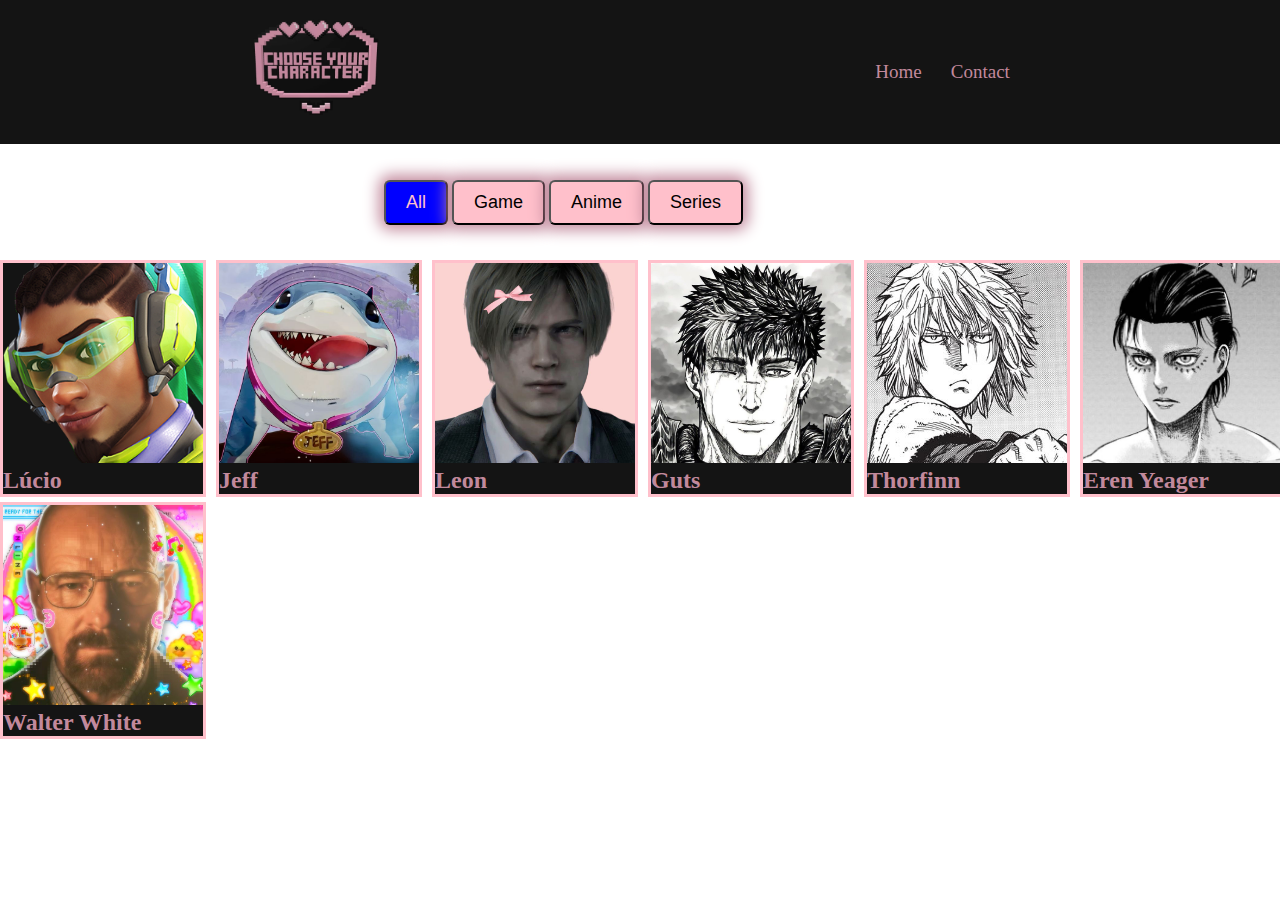
<file: index.html>
<!DOCTYPE html>
<html lang="en">
<head>
    <meta charset="UTF-8">
    <meta name="viewport" content="width=device-width, initial-scale=1.0">
    <title>Document</title>
    <link rel="stylesheet" href="style.css">
</head>
<body>
        <header>
            <nav class="navbar">
                <div class="navdiv">
                    <div class="logo"><a href="#"><img class="logos" src="css/js/img/noFilter.webp" alt="Choose your Character" width="140" ></a></div>
                    <ul>
                        <li><a href="index.html">Home</a></li>
                        <li><a href="contact.html">Contact</a></li>
                    </ul>
                </div>
            </nav>
        </header>

        <main>
            <section class="heroes" id="heroes">
                <div class="heroes-box">
    
                    <div class="container">
                   <div class="filters_buttons">
                        <button class="active" data-name="all">All</button>
                        <button data-name="game">Game</button>
                        <button data-name="anime">Anime</button>
                        <button data-name="series">Series</button>
                   </div>
    
    
                    </div>
    
                    <div class="wrapper">
                        <div class="heroes-item" data-name="game">
                            <a href="http://127.0.0.1:5501/lucio.html" target="_blank"> <img src="css/js/img/Lucio_Icon.webp" alt="Lucio"></a>
                            <h2>Lúcio</h2>
                        </div>

                        <div class="heroes-item"  data-name="game">
                            <a href="http://127.0.0.1:5501/jeff.html" target="_blank" > <img src="css/js/img/jeffy.jpg" alt="Jeff"></a>
                            <h2>Jeff</h2>
                            <div class="support">
                            </div>
                        </div>

                        <div class="heroes-item" data-name="game">
                            <img src="css/js/img/leons.jpg" alt="Leon">
                            <h2>Leon</h2>
                            <div class="support">
                            </div>
                        </div>

                        <div class="heroes-item"  data-name="anime">
                            <a href="http://127.0.0.1:5501/guts.html" target="_blank"><img src="css/js/img/guts.jpg" alt="Guts"></a>
                            <h2>Guts</h2>
                            <div class="support">
                            </div>
                        </div>

                        <div class="heroes-item"  data-name="anime">
                            <a href="http://127.0.0.1:5501/thorfinn.html" target="_blank"> <img src="css/js/img/thorfijner.png" alt="Thorfinn"></a>
                            <h2>Thorfinn</h2>
                            <div class="support">
                            </div>
                        </div>

                        <div class="heroes-item"  data-name="anime">
                            <img src="css/js/img/ereh.jpg" alt="Eren">
                            <h2>Eren Yeager</h2>
                            <div class="support">
                            </div>
                        </div>


                        <div class="heroes-item"  data-name="series">
                            <img src="css/js/img/thedeeper.jpg" alt="Thedeep">
                            <h2>The Deep</h2>
                            <div class="support">
                            </div>
                        </div>

                        <div class="heroes-item"  data-name="series">
                            <img src="css/js/img/walterwhito.jpg" alt="walter">
                            <h2>Walter White</h2>
                            <div class="support">
                            </div>
                        </div>

                
                    </div>
                </div>
    
            </section>
    
        </main>
        <script src="https://code.jquery.com/jquery-3.7.1.min.js" integrity="sha256-/JqT3SQfawRcv/BIHPThkBvs0OEvtFFmqPF/lYI/Cxo=" crossorigin="anonymous"></script>


        <script> document.addEventListener("DOMContentLoaded", () => { 
            const filterButtons = document.querySelectorAll(".filters_buttons button"); 
            const filterableCards = document.querySelectorAll(".wrapper .heroes-item"); 
            const filterCards = e => { document.querySelector(".filters_buttons .active").classList.remove("active"); 
            e.target.classList.add("active"); filterableCards.forEach(heroesItem => { heroesItem.classList.add("hide");
             if (heroesItem.dataset.name === e.target.dataset.name || e.target.dataset.name === "all") { heroesItem.classList.remove("hide"); } }); }; filterButtons.forEach(button => button.addEventListener("click", filterCards)); }); 
             </script>
</body>
</html>
</file>
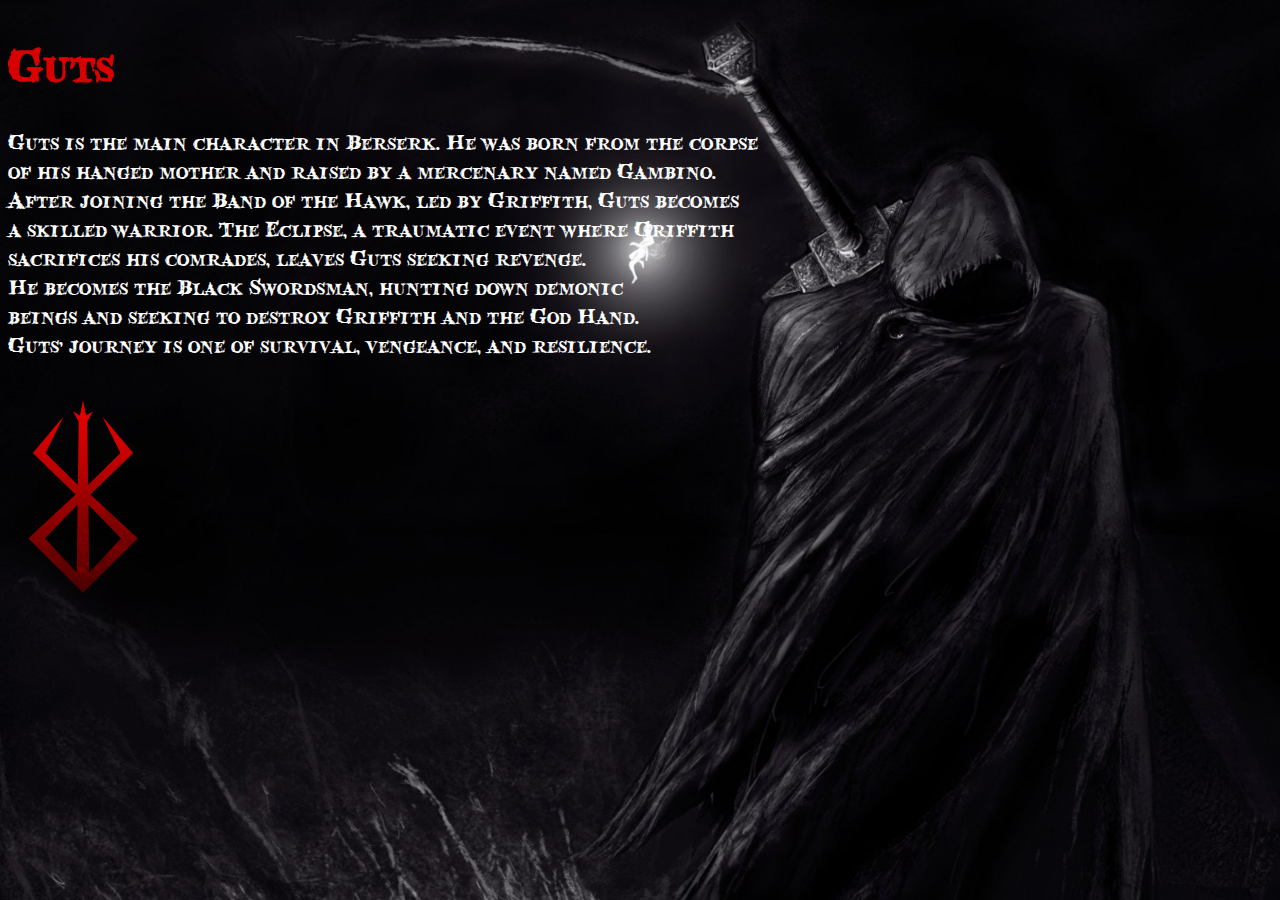
<file: guts.html>
<!DOCTYPE html>
<html lang="en">
<head>
    <meta charset="UTF-8">
    <meta name="viewport" content="width=device-width, initial-scale=1.0">
    <title>Document</title>
    <link rel="stylesheet" href="guts.css">
</head>
<body>
    <section>
        <h1>Guts</h1>
        <p>Guts is the main character in Berserk. He was born from the corpse <br> of his hanged mother
            and raised by a mercenary named Gambino. <br> After joining the Band of the Hawk, led 
            by Griffith, Guts becomes <br> a skilled warrior. The Eclipse, a traumatic event where Griffith <br>
            sacrifices his comrades, leaves Guts seeking revenge. <br> He becomes the Black Swordsman, hunting
            down demonic<br>beings and seeking to destroy Griffith and the God Hand. <br> Guts' journey is one of 
            survival, vengeance, and resilience.</p>
    </section>

    <img src="/css/js/img/berserklogo.webp" alt="logo">
</body>
</html>
</file>
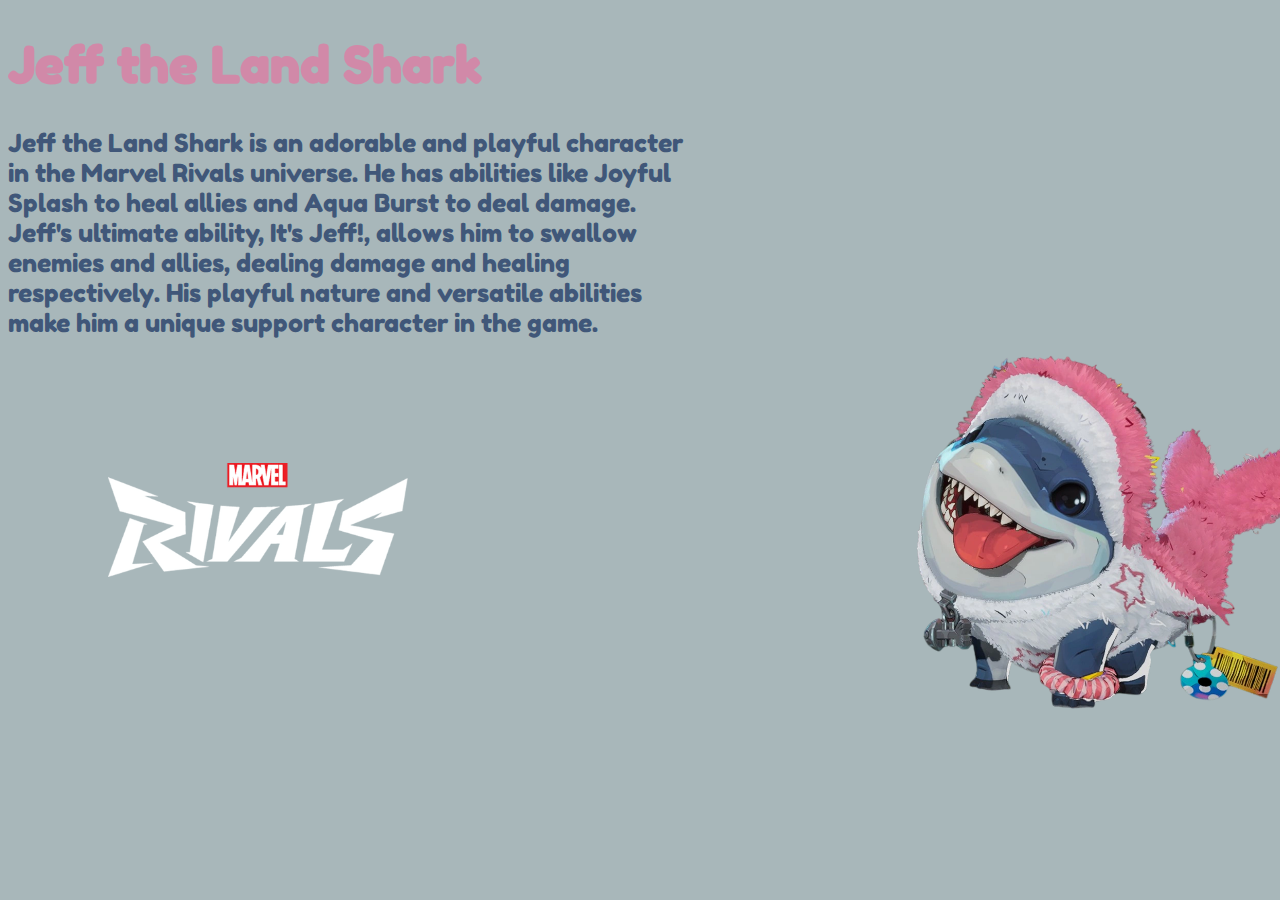
<file: jeff.html>
<!DOCTYPE html>
<html lang="en">
<head>
    <meta charset="UTF-8">
    <meta name="viewport" content="width=device-width, initial-scale=1.0">
    <title>Document</title>
    <link rel="stylesheet" href="jeff.css">
</head>
<body>
    <section>
        <h1>Jeff the Land Shark</h1>
        <p>
            Jeff the Land Shark is an adorable and playful character <br> in the Marvel Rivals universe.
            He has abilities like Joyful <br> Splash to heal allies and Aqua Burst to deal damage. <br>
            Jeff's ultimate ability, It's Jeff!, allows him to swallow <br> enemies and allies,
            dealing damage and healing <br> respectively. His playful nature and versatile abilities <br>
            make him a unique support character in the game.</p>
    </section>

    <img src="css/js/img/Jeff_the_Land_Shark_Incognito_Dolphin_Full.webp" class="jeffy" alt="jeff">

    <footer>
        <img src="css/js/img/marvelrivals_lob_log_def_02_white.png" class="logo" alt="logo">
    </footer>
</body>
</html>
</file>
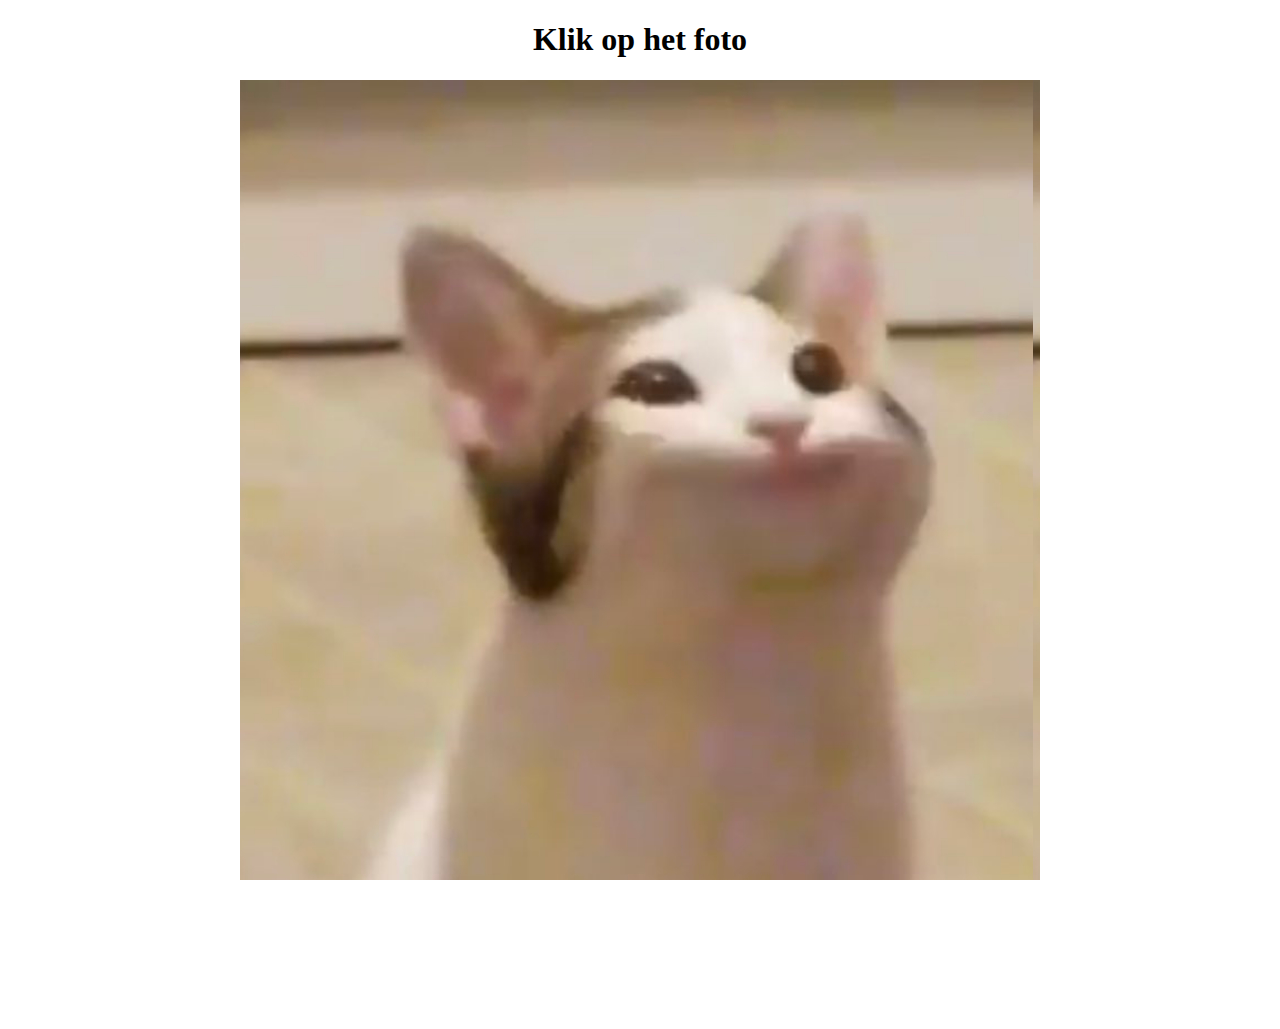
<file: lucio.html>
<!DOCTYPE html>
<html lang="en">
<head>
    <meta charset="UTF-8">
    <meta name="viewport" content="width=device-width, initial-scale=1.0">
    <title>Document</title>
    <link rel="stylesheet" href="lucio.css">
</head>
<body>
    <div id="container">
        <h1>Klik op het foto</h1>
        <div id="popcat1" class="popcat1"></div>
    </div>
    <script src="script.js"></script>
</body>
</html>
</file>
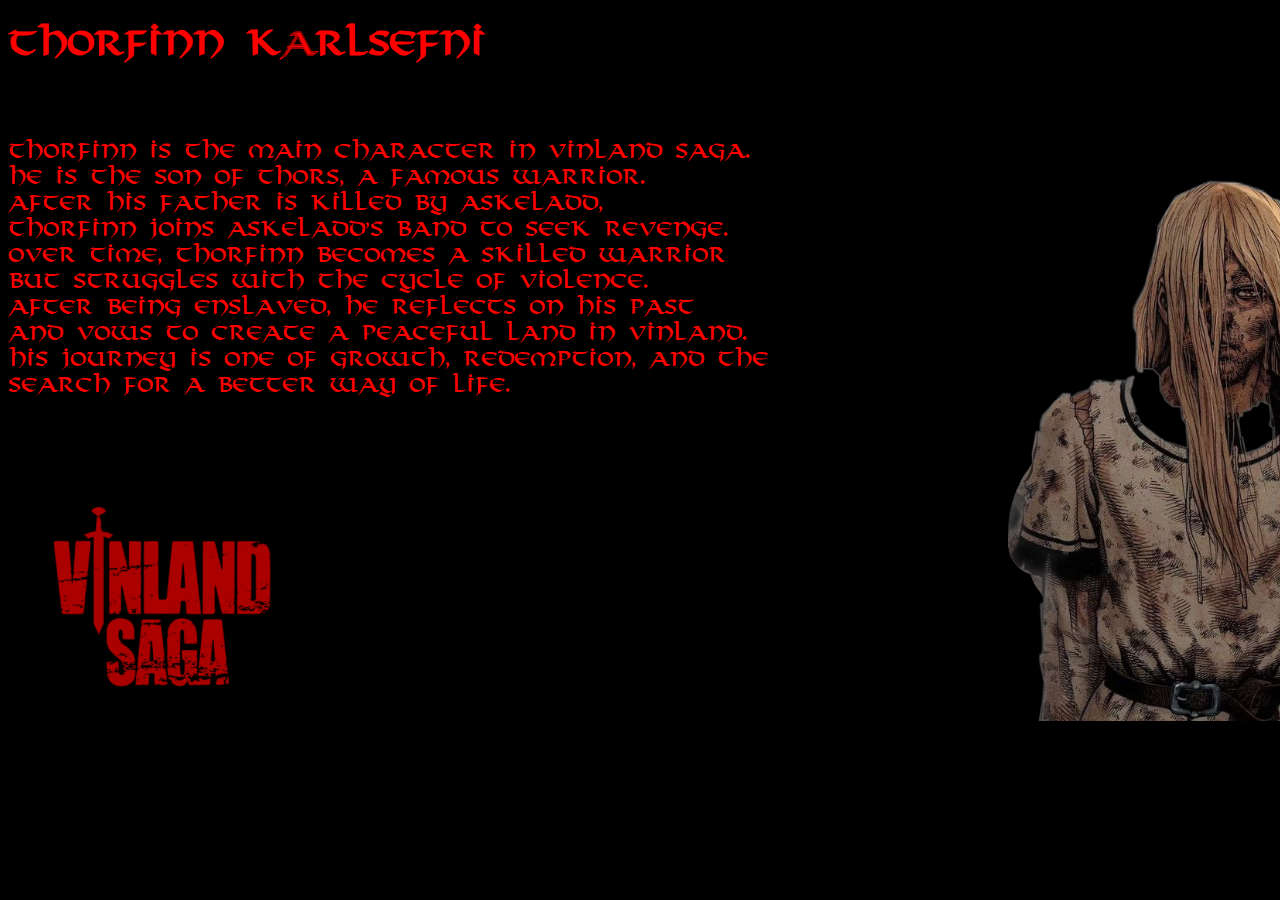
<file: thorfinn.html>
<!DOCTYPE html>
<html lang="en">
<head>
    <meta charset="UTF-8">
    <meta name="viewport" content="width=device-width, initial-scale=1.0">
    <title>Thorfinn</title>
    <link rel="stylesheet" href="thorfinn.css">
</head>
<body>
    

    <section class="pagina">
        <h1>Thorfinn Karlsefni</h1>
        <p> <br><br> Thorfinn is the main character in Vinland Saga. 
            <br> He is the son of Thors, a famous warrior. <br>After his father is killed by Askeladd, 
            <br> Thorfinn joins Askeladd's band to seek revenge. <br> Over time, Thorfinn becomes a skilled warrior 
            <br> but struggles with the cycle of violence. <br> After being enslaved, he reflects on his past <br> 
            and vows to create a peaceful land in Vinland. <br>
             His journey is one of growth, redemption, and the search for a better way of life.</p>
        <img src="css/js/img/thofinn.png" class="thorfinn" alt="thofinn">
    </section>
    
    <img src="css/js/img/vinlangsaga.png" class="logo" alt="logo">
</body>
</html>
</file>
<file: style.css>
*{
    text-decoration: none;
    margin: 0;
    padding: 0;
}
.navbar{
    background-color: rgba(20,20,20,255);
    font-family: fantasy;
}
.navdiv{
    display: flex;
    align-items: center;
    justify-content: space-around;
}
li{
    list-style: none;
    display: inline-block;
}
li a{
    color: rgba(194,137,156,255);
    font-size: 19px;
    margin-right: 25px;
}

.heroes{
    background: var();
}
.heroes-box{
    background-size: cover;
    display: flex;
    align-items: center;
    justify-content: center;
    flex-direction: column;
}

.heroes-box img{
    width: 200px;
    height: 200px;
    object-fit: cover;
}

.wrapper{
    display: grid;
    grid-template-columns: repeat(7, 1fr);
    gap: 5px 10px;
    width: ;
    margin: 0 auto;
    justify-content: start;
}

.heroes-item{
    min-height: min-content;
    max-width: max-content;
    background-color: rgba(20,20,20,255);
    color: rgba(194,137,156,255);
    border: 3px solid pink;
}


.heroes-item:hover{
    border: 3px solid white;
    transform: translateY(-10px)scale(1.03);
    box-shadow: 0 0 15px 5px rgba(194,137,156,255);
}

.container{
    position: relative;
    max-width: 1350px;
    width: 40%;
    padding: 2%;
    margin: 10px auto;
}
.filter_buttons{
    display: flex;
    align-items: center;
    gap: 10px;
}
button{
    padding: 10px 20px;
    font-size: 18px;
    background-color: pink;
    border: ;
    border-radius: 6px;
    box-shadow: 0 0 15px 5px rgba(194,137,156,255);
    cursor: pointer;
}

button.active{
    background: blue;
    color: pink;
}

.hide {
    display: none;
}
</file>
<file: guts.css>
@font-face {
    font-family: "blood";
    src: url(css/js/bloodcrow.ttf);
}
*{
    
}
h1{
    font-family: blood;
    font-size: 50px;
    color: rgba(216,0,0,255);
}

body{
    background-image: url(/css/js/img/gutsy.jpg);
    background-repeat: no-repeat;
    background-position: center;
    background-attachment: fixed;
    background-size: cover;

}

p{
    color: white;
    font-family: blood;
    font-size: 24px;
}

img{
    width: 150px;
}
</file>
<file: jeff.css>
@font-face {
    font-family: "fredoka";
    src: url(css/js/fredoka-one.one-regular.ttf);
}

body{
    background-color: rgba(168,183,186,255);
}

h1{
    font-family: fredoka;
    font-size: 50px;
    color: rgba(209,137,168,255);
}

p{
    font-family: fredoka;
    font-size: 25px;
    color: rgba(64,87,121,255);
}

.jeffy{
    width: 450px;
    margin-left: 900px;
    position: absolute;
    top: 290px;

    animation-name: grow;
    animation-duration: 3s;
    animation-iteration-count: 1;
    animation-direction: normal;
    animation-play-state: running;}

@keyframes rotate{
    from{transform: rotateZ(360deg)}
}
@keyframes grow{
    50%{transform: scale(2, 2)}
}

.logo{
    width: 300px;
    margin-top: 100px;
    margin-left: 100px;
}
</file>
<file: lucio.css>
#container{
    width: 1000px;
    height: 1000px;
    margin: auto;
    text-align: center;
}

.popcat1{
    width: 800px;
    height: 800px;
    background: url('css/js/img/Schermafbeelding\ 2024-12-08\ 201900.png');
    margin: auto;
}
.popcat2{
    width: 800px;
    height: 800px;
    background: url('css/js/img/Schermafbeelding\ 2024-12-08\ 201912.png');
    margin: auto;
}
</file>
<file: thorfinn.css>
@font-face {
    font-family: "viking";
    src: url(css/js/Viking.ttf);
}
*{
    background-color: black;
}

h1{
    font-family: "viking";
    color: red;
    font-size: xx-large;
}

p{
    font-family: "viking";
    color: red;
    display: flex;
    justify-content: center;
    align-items: center;
    margin-right: 500px;
    font-size:larger;
    
}
 .thorfinn{
    width: 400px;
    margin-left: 1000px;
    position: absolute;
    top: 180px;
 }

 .logo{
    width: 300px;
    position: absolute;
    top: 450px;
 }
 
 h1{
    top: 400px;
 }
</file>
